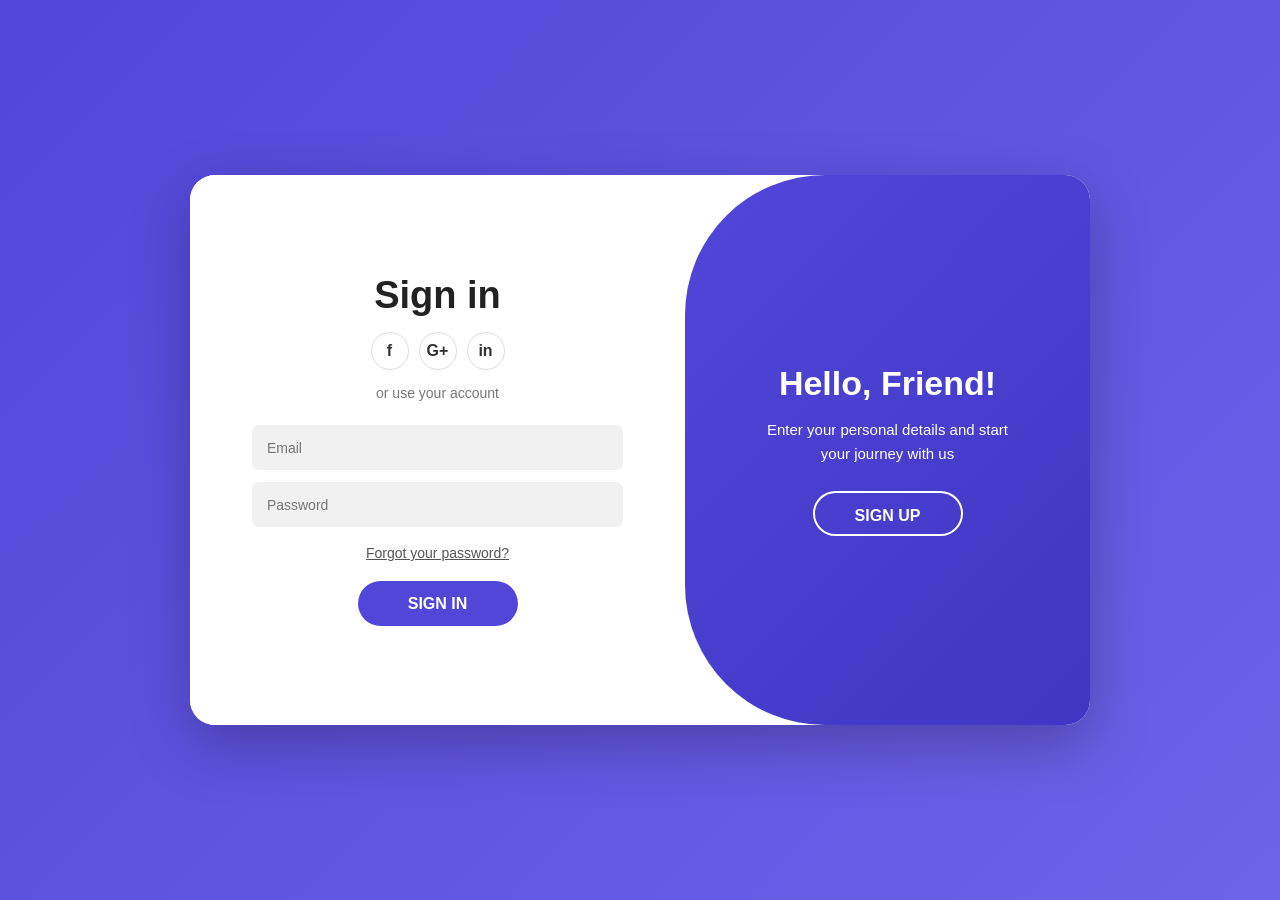
<file: index.html>
<!DOCTYPE html>
<html lang="en">

<head>
    <meta charset="UTF-8">
    <meta name="viewport" content="width=device-width, initial-scale=1.0">

    <title>Brain Battle | Login</title>

   <link rel="stylesheet" href="./style.css">
   
</head>

<body class="auth-body">
   
    <div class="auth-card" id="authCard">

        <!-- ================= SIGN IN ================= -->
        <section class="auth-form sign-in">

            <div class="form-inner">

                <h1>Sign in</h1>

                <div class="socials">
                    <span>f</span>
                    <span>G+</span>
                    <span>in</span>
                </div>

                <p class="muted">
                    or use your account
                </p>

                <input
                    type="email"
                    id="loginEmail"
                    placeholder="Email"
                >

                <input
                    type="password"
                    id="loginPassword"
                    placeholder="Password"
                >

                <a
                    href="#"
                    class="forgot"
                    onclick="forgotPassword()"
                >
                    Forgot your password?
                </a>

                <button
                    class="btn red"
                    onclick="login()"
                >
                    SIGN IN
                </button>

            </div>

        </section>


        <!-- ================= RED PANEL ================= -->
        <section class="auth-panel">

            <!-- SIGN UP PANEL -->
            <div class="panel-content panel-signup">

                <h2>Hello, Friend!</h2>

                <p>
                    Enter your personal details and start
                    <br>
                    your journey with us
                </p>

                <button
                    class="btn outline"
                    onclick="showSignup()"
                >
                    SIGN UP
                </button>

            </div>


            <!-- SIGN IN PANEL -->
            <div class="panel-content panel-back">

                <h2>Welcome Back!</h2>

                <p>
                    To keep connected with us please login
                    <br>
                    with your personal info
                </p>

                <button
                    class="btn outline"
                    onclick="showSignin()"
                >
                    SIGN IN
                </button>

            </div>

        </section>


        <!-- ================= SIGN UP ================= -->
        <section class="auth-form sign-up">

            <div class="form-inner">

                <h1>Create Account</h1>

                <div class="socials">
                    <span>f</span>
                    <span>G+</span>
                    <span>in</span>
                </div>

                <p class="muted">
                    or use your email for registration
                </p>

                <input
                    type="text"
                    id="signupName"
                    placeholder="Name"
                >

                <input
                    type="email"
                    id="signupEmail"
                    placeholder="Email"
                >

                <input
                    type="password"
                    id="signupPassword"
                    placeholder="Password"
                >

                <button
                    class="btn red"
                    onclick="signup()"
                >
                    SIGN UP
                </button>

            </div>

        </section>

    </div>


    <!-- JavaScript -->
   <script src="./script.js"></script>

</body>

</html>
</file>
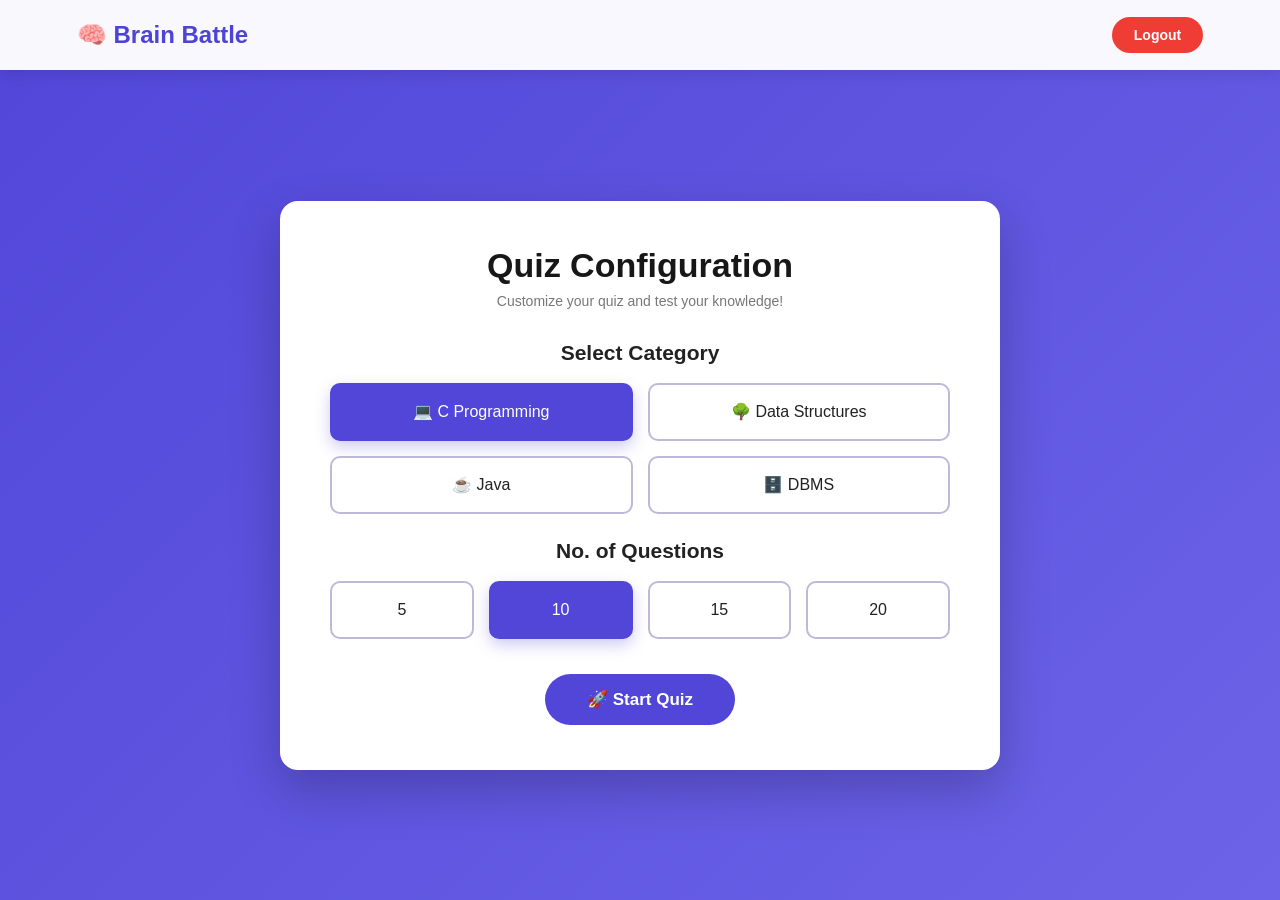
<file: config.html>
<!DOCTYPE html>
<html lang="en">

<head>
    <meta charset="UTF-8">
    <meta name="viewport" content="width=device-width, initial-scale=1.0">

    <title>Brain Battle | Quiz Configuration</title>

    <!-- IMPORTANT -->
    <link rel="stylesheet" href="./style.css">
</head>

<body class="quiz-body">

    <!-- NAVBAR -->
    <header class="topbar">

        <div class="brand">
            🧠 Brain Battle
        </div>

        <button class="logout" onclick="logout()">
            Logout
        </button>

    </header>


    <!-- CONFIGURATION -->
    <main class="config-wrap">

        <div class="config-card">

            <h1>Quiz Configuration</h1>

            <p class="config-subtitle">
                Customize your quiz and test your knowledge!
            </p>


            <!-- CATEGORY -->

            <h3>Select Category</h3>

            <div class="option-grid category-grid">

                <button
                    type="button"
                    class="option active"
                    data-category="C Programming">
                    💻 C Programming
                </button>

                <button
                    type="button"
                    class="option"
                    data-category="Data Structures">
                    🌳 Data Structures
                </button>

                <button
                    type="button"
                    class="option"
                    data-category="Java">
                    ☕ Java
                </button>

                <button
                    type="button"
                    class="option"
                    data-category="DBMS">
                    🗄️ DBMS
                </button>

            </div>


            <!-- NUMBER OF QUESTIONS -->

            <h3>No. of Questions</h3>

            <div class="option-grid count-grid">

                <button
                    type="button"
                    class="option"
                    data-count="5">
                    5
                </button>

                <button
                    type="button"
                    class="option active"
                    data-count="10">
                    10
                </button>

                <button
                    type="button"
                    class="option"
                    data-count="15">
                    15
                </button>

                <button
                    type="button"
                    class="option"
                    data-count="20">
                    20
                </button>

            </div>


            <!-- START -->

            <button
                type="button"
                class="btn purple big"
                onclick="startQuiz()">

                🚀 Start Quiz

            </button>

        </div>

    </main>


    <!-- IMPORTANT -->
    <script src="./script.js"></script>

</body>

</html>
</file>
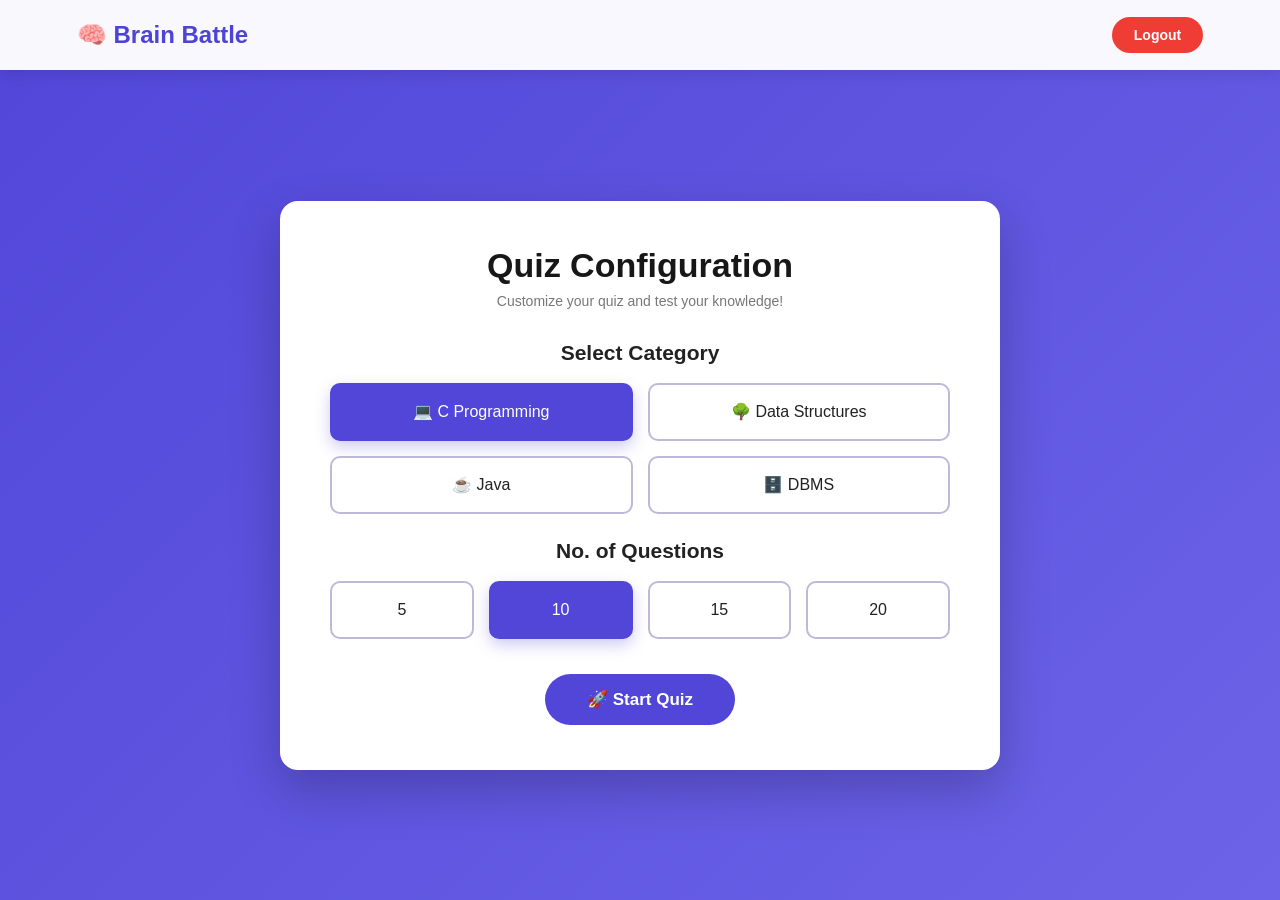
<file: quiz.html>
<!DOCTYPE html>
<html lang="en">

<head>

    <meta charset="UTF-8">

    <meta
        name="viewport"
        content="width=device-width, initial-scale=1.0"
    >

    <title>Brain Battle | Quiz</title>

    <link rel="stylesheet" href="style.css">

</head>


<body class="quiz-body">


    <!-- =====================================
         TOP BAR
    ====================================== -->

    <header class="topbar">

        <div class="brand">
            🧠 Brain Battle
        </div>


        <div class="quiz-meta">

            <span id="categoryLabel">
                C Programming
            </span>


            <span id="timer">
                00:30
            </span>

        </div>

    </header>



    <!-- =====================================
         QUIZ SECTION
    ====================================== -->

    <main class="quiz-wrap">

        <div class="quiz-card">


            <!-- =================================
                 QUESTION PROGRESS
            ================================== -->

            <div class="progress-row">

                <span id="questionNo">
                    Question 1
                </span>


                <span id="progressText">
                    1 / 10
                </span>

            </div>



            <!-- PROGRESS BAR -->

            <div class="progress">

                <div
                    id="progressBar"
                    style="width: 10%;"
                >
                </div>

            </div>



            <!-- =================================
                 QUESTION
            ================================== -->

            <h2 id="question">
                Loading question...
            </h2>



            <!-- =================================
                 ANSWER OPTIONS
            ================================== -->

            <div
                id="answers"
                class="answers"
            >
            </div>



            <!-- =================================
                 ACTION BUTTON
            ================================== -->

            <div class="quiz-actions">

                <button
                    class="btn purple"
                    id="nextBtn"
                    onclick="nextQuestion()"
                >
                    Next Question
                </button>

            </div>


        </div>

    </main>



    <!-- JAVASCRIPT -->

    <script src="script.js"></script>

</body>

</html>
</file>
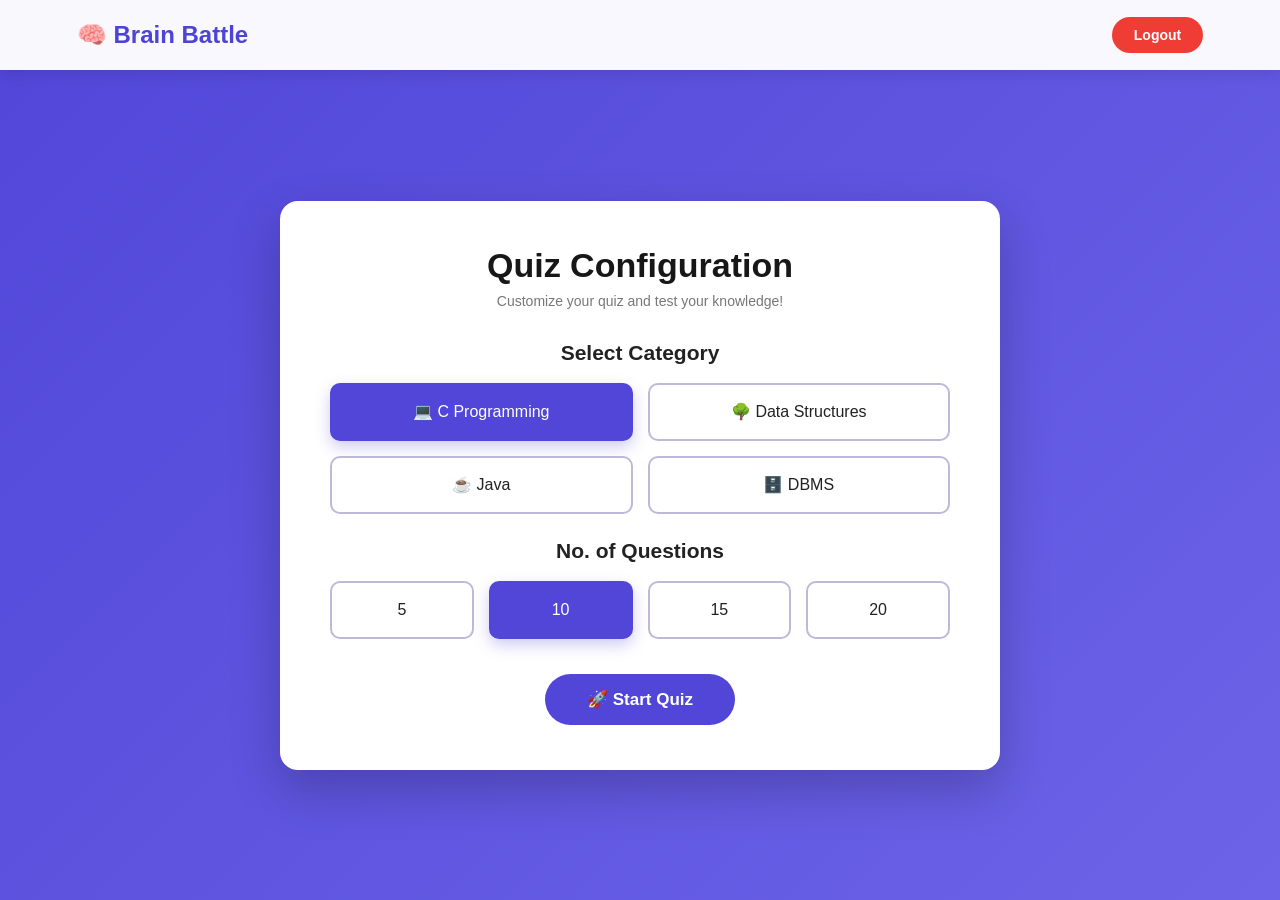
<file: result.html>
<!DOCTYPE html>
<html lang="en">

<head>

    <meta charset="UTF-8">

    <meta
        name="viewport"
        content="width=device-width, initial-scale=1.0"
    >

    <title>Brain Battle | Result</title>

    <link rel="stylesheet" href="style.css">

</head>


<body class="quiz-body">


    <!-- =====================================
         RESULT PAGE
    ====================================== -->

    <main class="result-wrap">

        <div class="result-card">


            <!-- Trophy -->

            <div class="trophy">
                🏆
            </div>


            <!-- Heading -->

            <h1>
                Quiz Completed!
            </h1>


            <!-- Category -->

            <p id="resultCategory">
                C Programming
            </p>


            <!-- =================================
                 SCORE
            ================================== -->

            <div class="score-circle">

                <span id="score">
                    0/10
                </span>

                <small>
                    Score
                </small>

            </div>


            <!-- Performance -->

            <h2 id="resultMessage">
                Great Job! 🎉
            </h2>


            <!-- Details -->

            <p id="resultDetails">
                You answered 0 correctly out of 10.
            </p>


            <!-- =================================
                 BUTTONS
            ================================== -->

            <div class="result-actions">

                <button
                    class="btn purple"
                    onclick="playAgain()"
                >
                    🔄 Play Again
                </button>


                <button
                    class="btn light"
                    onclick="goHome()"
                >
                    🏠 Home
                </button>

            </div>


        </div>

    </main>


    <!-- JAVASCRIPT -->

    <script src="script.js"></script>

</body>

</html>
</file>
<file: style.css>
/* =========================================
   RESET
========================================= */

* {
    margin: 0;
    padding: 0;
    box-sizing: border-box;
}

body {
    font-family: Arial, Helvetica, sans-serif;
}


/* =========================================
   QUIZ BODY
========================================= */

.quiz-body {
    min-height: 100vh;

    background: linear-gradient(
        135deg,
        #5146d8,
        #6c63e8
    );

    color: #171717;
}


/* =========================================
   NAVBAR
========================================= */

.topbar {
    width: 100%;

    height: 70px;

    background: rgba(255, 255, 255, 0.96);

    display: flex;

    align-items: center;

    justify-content: space-between;

    padding: 0 6%;

    box-shadow: 0 3px 15px rgba(0, 0, 0, 0.12);
}

.brand {
    font-size: 24px;

    font-weight: 800;

    color: #4d43d4;
}

.logout {
    border: none;

    background: #ef3d35;

    color: white;

    padding: 10px 22px;

    border-radius: 25px;

    font-size: 14px;

    font-weight: bold;

    cursor: pointer;

    transition: 0.3s;
}

.logout:hover {
    background: #d92d26;

    transform: translateY(-2px);
}


/* =========================================
   CONFIGURATION WRAPPER
========================================= */

.config-wrap {
    min-height: calc(100vh - 70px);

    display: flex;

    justify-content: center;

    align-items: center;

    padding: 40px 20px;
}


/* =========================================
   CONFIG CARD
========================================= */

.config-card {
    width: 720px;

    max-width: 100%;

    background: white;

    border-radius: 18px;

    padding: 45px 50px;

    text-align: center;

    box-shadow:
        0 20px 50px rgba(0, 0, 0, 0.22);
}


/* =========================================
   TITLE
========================================= */

.config-card h1 {
    font-size: 34px;

    color: #171717;

    margin-bottom: 8px;
}

.config-subtitle {
    color: #777;

    font-size: 14px;

    margin-bottom: 32px;
}


/* =========================================
   HEADINGS
========================================= */

.config-card h3 {
    font-size: 21px;

    margin-top: 25px;

    margin-bottom: 18px;

    color: #222;
}


/* =========================================
   OPTIONS
========================================= */

.option-grid {
    display: grid;

    gap: 15px;
}


/* CATEGORY = 2 COLUMNS */

.category-grid {
    grid-template-columns: 1fr 1fr;
}


/* QUESTION COUNT = 4 COLUMNS */

.count-grid {
    grid-template-columns:
        repeat(4, 1fr);

    margin-bottom: 35px;
}


/* =========================================
   OPTION BUTTON
========================================= */

.option {
    min-height: 58px;

    background: white;

    border: 2px solid #bdb9d8;

    border-radius: 10px;

    color: #222;

    font-size: 16px;

    cursor: pointer;

    transition: 0.25s ease;
}

.option:hover {
    border-color: #5146d8;

    background: #f3f1ff;

    transform: translateY(-2px);
}


/* SELECTED */

.option.active {
    background: #5146d8;

    color: white;

    border-color: #5146d8;

    box-shadow:
        0 6px 15px rgba(81, 70, 216, 0.28);
}


/* =========================================
   BUTTON
========================================= */

.btn {
    border: none;

    border-radius: 30px;

    padding: 14px 32px;

    font-size: 16px;

    font-weight: bold;

    cursor: pointer;

    transition: 0.3s;
}

.purple {
    background: #5146d8;

    color: white;
}

.purple:hover {
    background: #4036c3;

    transform: translateY(-2px);

    box-shadow:
        0 8px 20px rgba(81, 70, 216, 0.3);
}

.big {
    min-width: 190px;

    font-size: 17px;

    padding: 15px 35px;
}


/* =========================================
   QUIZ PAGE
========================================= */

.quiz-wrap {
    min-height: calc(100vh - 70px);

    display: flex;

    justify-content: center;

    align-items: center;

    padding: 30px 20px;
}

.quiz-card {
    width: 800px;

    max-width: 100%;

    background: white;

    padding: 40px;

    border-radius: 18px;

    box-shadow:
        0 20px 50px rgba(0, 0, 0, 0.2);
}

.quiz-meta {
    display: flex;

    gap: 20px;

    align-items: center;
}

#categoryLabel {
    color: #5146d8;

    font-weight: bold;
}

#timer {
    background: #5146d8;

    color: white;

    padding: 8px 16px;

    border-radius: 20px;

    font-weight: bold;
}

.progress-row {
    display: flex;

    justify-content: space-between;

    margin-bottom: 10px;

    font-weight: bold;
}

.progress {
    width: 100%;

    height: 8px;

    background: #e6e6e6;

    border-radius: 10px;

    overflow: hidden;

    margin-bottom: 30px;
}

#progressBar {
    height: 100%;

    background: #5146d8;

    transition: width 0.3s;
}

#question {
    font-size: 24px;

    line-height: 1.5;

    margin-bottom: 25px;
}

.answers {
    display: grid;

    gap: 13px;
}

.answer {
    width: 100%;

    padding: 16px;

    text-align: left;

    background: white;

    border: 2px solid #ddd;

    border-radius: 10px;

    cursor: pointer;

    font-size: 16px;

    transition: 0.2s;
}

.answer:hover {
    border-color: #5146d8;

    background: #f4f2ff;
}

.answer.correct {
    background: #d8f8df;

    border-color: #24a148;

    color: #176b2c;
}

.answer.wrong {
    background: #ffe0e0;

    border-color: #e53935;

    color: #a91f1f;
}

.quiz-actions {
    text-align: right;

    margin-top: 25px;
}


/* =========================================
   RESULT PAGE
========================================= */

.result-wrap {
    min-height: 100vh;

    display: flex;

    justify-content: center;

    align-items: center;

    padding: 20px;
}

.result-card {
    background: white;

    width: 550px;

    max-width: 100%;

    text-align: center;

    padding: 45px;

    border-radius: 20px;

    box-shadow:
        0 20px 50px rgba(0, 0, 0, 0.2);
}

.trophy {
    font-size: 65px;

    margin-bottom: 15px;
}

.result-card h1 {
    font-size: 32px;

    margin-bottom: 10px;
}

#resultCategory {
    color: #777;

    margin-bottom: 25px;
}

.score-circle {
    width: 150px;

    height: 150px;

    border-radius: 50%;

    background: #5146d8;

    color: white;

    margin: auto;

    display: flex;

    flex-direction: column;

    align-items: center;

    justify-content: center;
}

#score {
    font-size: 35px;

    font-weight: bold;
}

.score-circle small {
    font-size: 14px;
}

#resultMessage {
    margin-top: 25px;

    color: #5146d8;
}

#resultDetails {
    color: #666;

    margin: 15px 0 25px;
}

.result-actions {
    display: flex;

    justify-content: center;

    gap: 12px;
}

.light {
    background: #eeeeee;

    color: #222;
}


/* =========================================
   MOBILE
========================================= */

@media (max-width: 650px) {

    .topbar {
        padding: 0 20px;
    }

    .brand {
        font-size: 20px;
    }

    .config-card {
        padding: 30px 20px;
    }

    .config-card h1 {
        font-size: 28px;
    }

    .category-grid {
        grid-template-columns: 1fr;
    }

    .count-grid {
        grid-template-columns:
            repeat(2, 1fr);
    }

    .quiz-card {
        padding: 25px 20px;
    }

    #question {
        font-size: 20px;
    }

    .result-card {
        padding: 30px 20px;
    }

    .result-actions {
        flex-direction: column;
    }

}
/* =========================================
   LOGIN / SIGN UP PAGE
========================================= */

.auth-body {
    min-height: 100vh;
    display: flex;
    justify-content: center;
    align-items: center;
    background: linear-gradient(135deg, #5146d8, #6c63e8);
    font-family: Arial, Helvetica, sans-serif;
    overflow: hidden;
}

.auth-card {
    width: 900px;
    height: 550px;
    max-width: 95%;
    position: relative;
    background: white;
    border-radius: 25px;
    overflow: hidden;
    box-shadow: 0 20px 60px rgba(0, 0, 0, 0.25);
}

.auth-form {
    position: absolute;
    top: 0;
    width: 55%;
    height: 100%;
    display: flex;
    justify-content: center;
    align-items: center;
    background: white;
    transition: 0.7s ease;
}

.sign-in {
    left: 0;
    z-index: 3;
}

.sign-up {
    right: 0;
    transform: translateX(100%);
    opacity: 0;
    z-index: 2;
}

.form-inner {
    width: 75%;
    text-align: center;
}

.auth-form h1 {
    font-size: 38px;
    color: #222;
    margin-bottom: 15px;
}

.socials {
    display: flex;
    justify-content: center;
    gap: 10px;
    margin-bottom: 15px;
}

.socials span {
    width: 38px;
    height: 38px;
    display: flex;
    justify-content: center;
    align-items: center;
    border: 1px solid #ddd;
    border-radius: 50%;
    font-weight: bold;
    color: #333;
}

.muted {
    color: #777;
    font-size: 14px;
    margin-bottom: 18px;
}

.auth-form input {
    width: 100%;
    height: 45px;
    margin: 6px 0;
    padding: 0 15px;
    border: none;
    outline: none;
    background: #f1f1f1;
    border-radius: 7px;
    font-size: 14px;
}

.forgot {
    display: block;
    margin: 12px 0;
    color: #555;
    font-size: 14px;
}

.auth-form .btn.red {
    width: 160px;
    height: 45px;
    margin-top: 8px;
    border: none;
    border-radius: 25px;
    background: #5146d8;
    color: white;
    font-weight: bold;
    cursor: pointer;
}

.auth-panel {
    position: absolute;
    top: 0;
    right: 0;
    width: 45%;
    height: 100%;
    background: linear-gradient(135deg, #5146d8, #4036c3);
    color: white;
    z-index: 5;
    border-radius: 140px 0 0 140px;
    display: flex;
    justify-content: center;
    align-items: center;
    text-align: center;
    overflow: hidden;
    transition: 0.7s ease;
}

.panel-content {
    width: 80%;
    position: absolute;
    transition: 0.5s ease;
}

.panel-content h2 {
    font-size: 34px;
    margin-bottom: 15px;
}

.panel-content p {
    font-size: 15px;
    line-height: 1.6;
    margin-bottom: 25px;
}

.auth-panel .btn.outline {
    width: 150px;
    height: 45px;
    border-radius: 25px;
    border: 2px solid white;
    background: transparent;
    color: white;
    font-weight: bold;
    cursor: pointer;
}

.panel-signup {
    opacity: 1;
}

.panel-back {
    opacity: 0;
    pointer-events: none;
}

.auth-card.show-signup .sign-in {
    transform: translateX(-100%);
    opacity: 0;
}

.auth-card.show-signup .sign-up {
    transform: translateX(0);
    opacity: 1;
    z-index: 4;
}

.auth-card.show-signup .auth-panel {
    transform: translateX(-122%);
}

.auth-card.show-signup .panel-signup {
    opacity: 0;
}

.auth-card.show-signup .panel-back {
    opacity: 1;
    pointer-events: auto;
}
</file>
